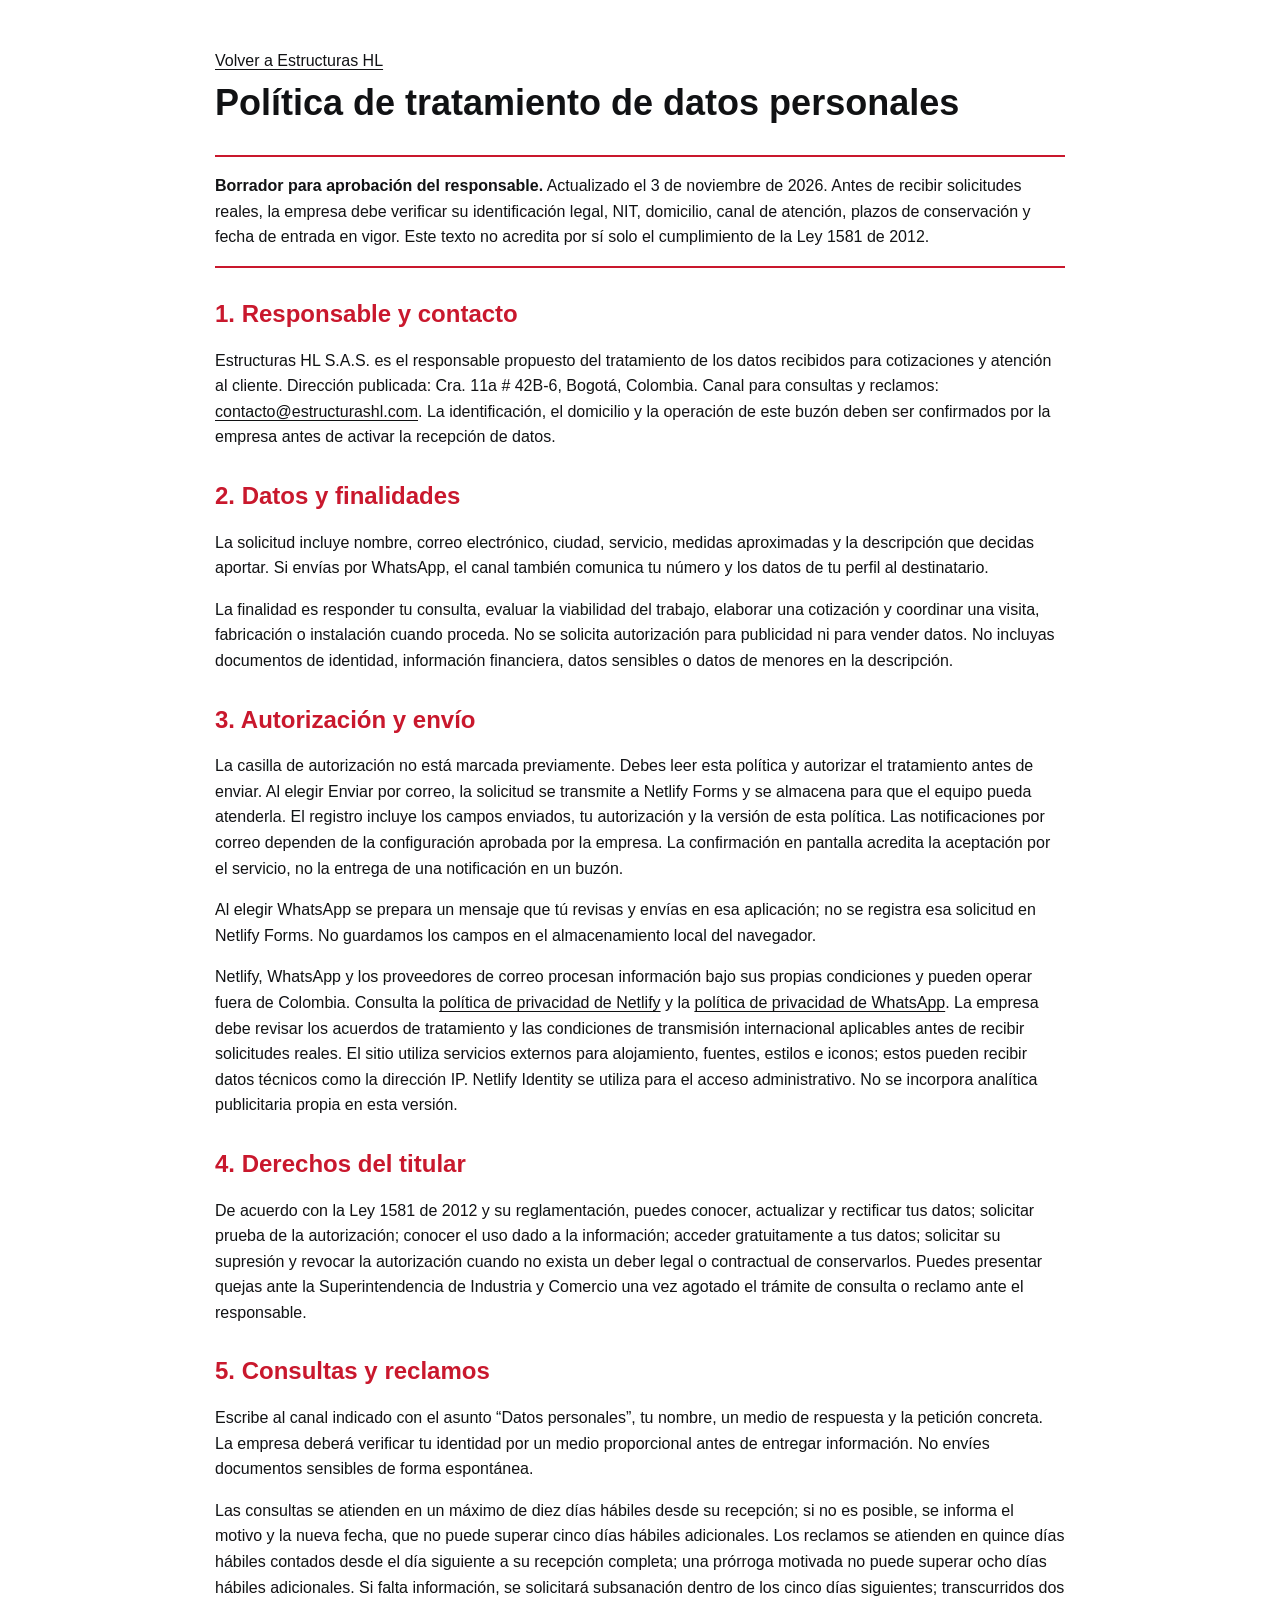
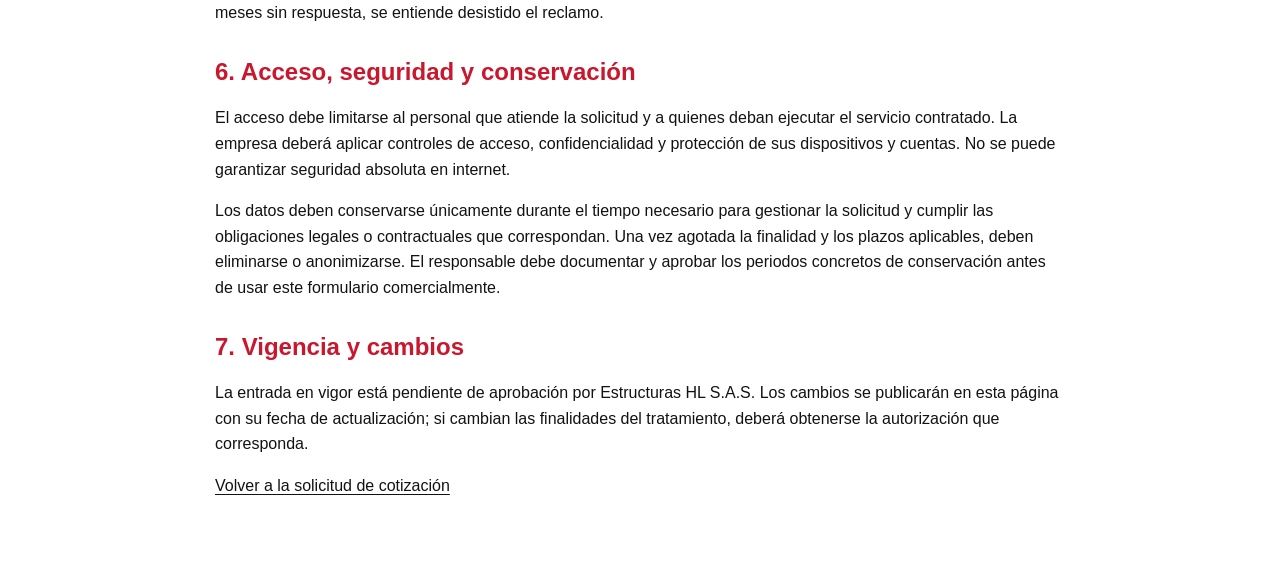
<file: privacidad.html>
<!DOCTYPE html>
<html lang="es">
<head>
  <meta charset="UTF-8">
  <meta name="viewport" content="width=device-width, initial-scale=1.0">
  <meta name="robots" content="noindex">
  <title>Política de tratamiento de datos | Estructuras HL</title>
  <meta name="description" content="Tratamiento de datos personales en solicitudes de cotización y canales de atención de Estructuras HL.">
  <link rel="icon" type="image/png" sizes="32x32" href="img/favicon.png">
  <link rel="stylesheet" href="styles.css">
</head>
<body class="legal-page">
  <main class="container">
    <a href="index.html">Volver a Estructuras HL</a>
    <h1>Política de tratamiento de datos personales</h1>
    <p class="draft-notice"><strong>Borrador para aprobación del responsable.</strong> Actualizado el 3 de noviembre de 2026. Antes de recibir solicitudes reales, la empresa debe verificar su identificación legal, NIT, domicilio, canal de atención, plazos de conservación y fecha de entrada en vigor. Este texto no acredita por sí solo el cumplimiento de la Ley 1581 de 2012.</p>

    <h2>1. Responsable y contacto</h2>
    <p>Estructuras HL S.A.S. es el responsable propuesto del tratamiento de los datos recibidos para cotizaciones y atención al cliente. Dirección publicada: Cra. 11a # 42B-6, Bogotá, Colombia. Canal para consultas y reclamos: <a href="mailto:contacto@estructurashl.com?subject=Datos%20personales">contacto@estructurashl.com</a>. La identificación, el domicilio y la operación de este buzón deben ser confirmados por la empresa antes de activar la recepción de datos.</p>

    <h2>2. Datos y finalidades</h2>
    <p>La solicitud incluye nombre, correo electrónico, ciudad, servicio, medidas aproximadas y la descripción que decidas aportar. Si envías por WhatsApp, el canal también comunica tu número y los datos de tu perfil al destinatario.</p>
    <p>La finalidad es responder tu consulta, evaluar la viabilidad del trabajo, elaborar una cotización y coordinar una visita, fabricación o instalación cuando proceda. No se solicita autorización para publicidad ni para vender datos. No incluyas documentos de identidad, información financiera, datos sensibles o datos de menores en la descripción.</p>

    <h2>3. Autorización y envío</h2>
    <p>La casilla de autorización no está marcada previamente. Debes leer esta política y autorizar el tratamiento antes de enviar. Al elegir Enviar por correo, la solicitud se transmite a Netlify Forms y se almacena para que el equipo pueda atenderla. El registro incluye los campos enviados, tu autorización y la versión de esta política. Las notificaciones por correo dependen de la configuración aprobada por la empresa. La confirmación en pantalla acredita la aceptación por el servicio, no la entrega de una notificación en un buzón.</p>
    <p>Al elegir WhatsApp se prepara un mensaje que tú revisas y envías en esa aplicación; no se registra esa solicitud en Netlify Forms. No guardamos los campos en el almacenamiento local del navegador.</p>
    <p>Netlify, WhatsApp y los proveedores de correo procesan información bajo sus propias condiciones y pueden operar fuera de Colombia. Consulta la <a href="https://www.netlify.com/privacy/" target="_blank" rel="noopener noreferrer">política de privacidad de Netlify</a> y la <a href="https://www.whatsapp.com/legal/privacy-policy" target="_blank" rel="noopener noreferrer">política de privacidad de WhatsApp</a>. La empresa debe revisar los acuerdos de tratamiento y las condiciones de transmisión internacional aplicables antes de recibir solicitudes reales. El sitio utiliza servicios externos para alojamiento, fuentes, estilos e iconos; estos pueden recibir datos técnicos como la dirección IP. Netlify Identity se utiliza para el acceso administrativo. No se incorpora analítica publicitaria propia en esta versión.</p>

    <h2>4. Derechos del titular</h2>
    <p>De acuerdo con la Ley 1581 de 2012 y su reglamentación, puedes conocer, actualizar y rectificar tus datos; solicitar prueba de la autorización; conocer el uso dado a la información; acceder gratuitamente a tus datos; solicitar su supresión y revocar la autorización cuando no exista un deber legal o contractual de conservarlos. Puedes presentar quejas ante la Superintendencia de Industria y Comercio una vez agotado el trámite de consulta o reclamo ante el responsable.</p>

    <h2>5. Consultas y reclamos</h2>
    <p>Escribe al canal indicado con el asunto “Datos personales”, tu nombre, un medio de respuesta y la petición concreta. La empresa deberá verificar tu identidad por un medio proporcional antes de entregar información. No envíes documentos sensibles de forma espontánea.</p>
    <p>Las consultas se atienden en un máximo de diez días hábiles desde su recepción; si no es posible, se informa el motivo y la nueva fecha, que no puede superar cinco días hábiles adicionales. Los reclamos se atienden en quince días hábiles contados desde el día siguiente a su recepción completa; una prórroga motivada no puede superar ocho días hábiles adicionales. Si falta información, se solicitará subsanación dentro de los cinco días siguientes; transcurridos dos meses sin respuesta, se entiende desistido el reclamo.</p>

    <h2>6. Acceso, seguridad y conservación</h2>
    <p>El acceso debe limitarse al personal que atiende la solicitud y a quienes deban ejecutar el servicio contratado. La empresa deberá aplicar controles de acceso, confidencialidad y protección de sus dispositivos y cuentas. No se puede garantizar seguridad absoluta en internet.</p>
    <p>Los datos deben conservarse únicamente durante el tiempo necesario para gestionar la solicitud y cumplir las obligaciones legales o contractuales que correspondan. Una vez agotada la finalidad y los plazos aplicables, deben eliminarse o anonimizarse. El responsable debe documentar y aprobar los periodos concretos de conservación antes de usar este formulario comercialmente.</p>

    <h2>7. Vigencia y cambios</h2>
    <p>La entrada en vigor está pendiente de aprobación por Estructuras HL S.A.S. Los cambios se publicarán en esta página con su fecha de actualización; si cambian las finalidades del tratamiento, deberá obtenerse la autorización que corresponda.</p>
    <p><a href="index.html#cotizacion">Volver a la solicitud de cotización</a></p>
  </main>
</body>
</html>
</file>
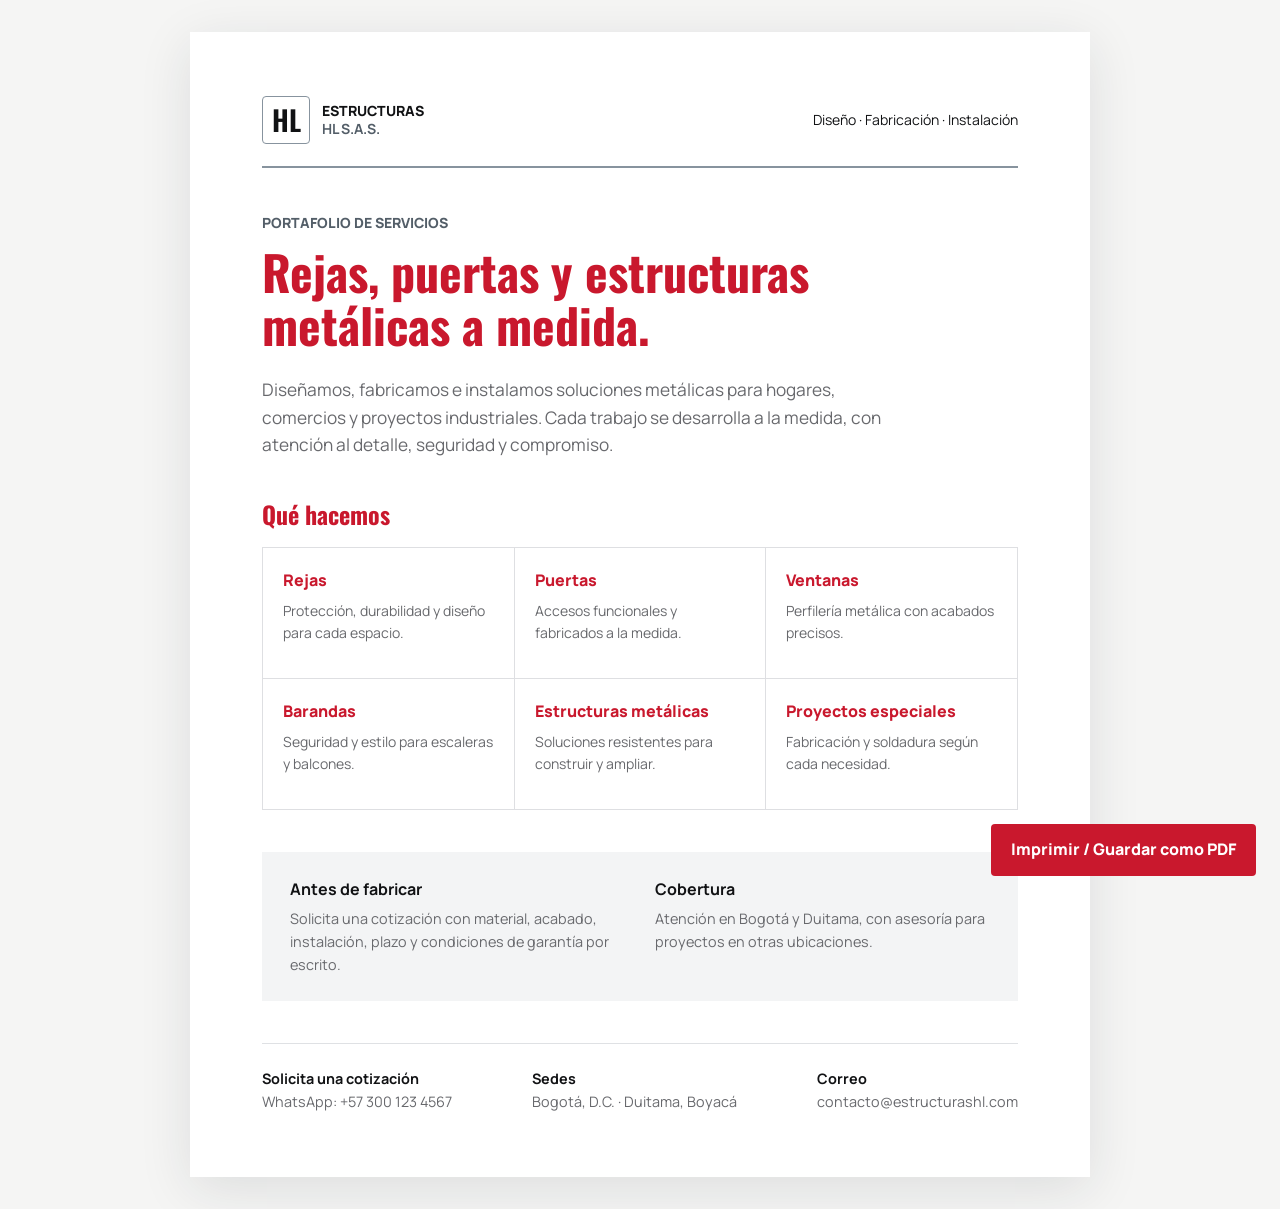
<file: docs/portafolio.html>
<!DOCTYPE html>
<html lang="es">
<head>
  <meta charset="UTF-8">
  <meta name="viewport" content="width=device-width, initial-scale=1.0">
  <meta name="description" content="Portafolio de servicios de Estructuras HL S.A.S.">
  <title>Portafolio | Estructuras HL S.A.S.</title>
  <link rel="icon" type="image/png" sizes="32x32" href="../img/favicon.png">
  <link rel="preconnect" href="https://fonts.googleapis.com">
  <link rel="preconnect" href="https://fonts.gstatic.com" crossorigin>
  <link href="https://fonts.googleapis.com/css2?family=Manrope:wght@400;500;600;700;800&family=Oswald:wght@500;600;700&display=swap" rel="stylesheet">
  <link rel="stylesheet" href="../styles.css">
  <style>
    :root { color-scheme: light; }
    body { color: var(--ink); background: var(--paper); }
    .page { width: min(100% - 32px, 900px); margin: 32px auto; padding: 64px 72px; background: #fff; box-shadow: 0 12px 50px #18202b1c; }
    .topline { display: flex; flex-wrap: wrap; justify-content: space-between; align-items: center; gap: 24px; padding-bottom: 22px; border-bottom: 2px solid #87939e; font-size: .875rem; }
    .topline .brand { color: var(--ink); }
    .topline .brand-name strong { color: #535e68; }
    .portfolio-kicker { margin: 44px 0 12px; color: #535e68; font-size: .875rem; font-weight: 800; text-transform: uppercase; }
    h1 { max-width: 650px; margin: 0; color: var(--red); font-family: "Oswald", sans-serif; font-size: 3rem; line-height: 1.1; }
    .intro { max-width: 650px; margin: 24px 0 42px; color: var(--muted); font-size: 1.08rem; }
    h2 { margin: 0 0 18px; font-size: 1.5rem; }
    .portfolio-services { display: grid; grid-template-columns: repeat(3, minmax(0, 1fr)); gap: 1px; border: 1px solid var(--line); background: var(--line); }
    .portfolio-services article { min-height: 130px; padding: 20px; background: #fff; }
    .portfolio-services h3 { margin: 0 0 7px; color: var(--red); font-size: 1rem; font-weight: 800; }
    .portfolio-services p { margin: 0; color: var(--muted); font-size: .875rem; }
    .promise { display: grid; grid-template-columns: 1fr 1fr; gap: 30px; margin-top: 42px; padding: 25px 28px; background: #f3f4f5; }
    .promise p { margin: 5px 0 0; color: var(--muted); font-size: .9rem; }
    .contact { display: flex; flex-wrap: wrap; justify-content: space-between; gap: 20px; margin-top: 42px; padding-top: 23px; border-top: 1px solid #dfe1e4; }
    .contact p { margin: 0; color: var(--muted); font-size: .9rem; }
    .contact strong { color: var(--ink); }
    .print { position: fixed; right: 24px; bottom: 24px; padding: 13px 20px; border: 0; border-radius: var(--radius-sm); color: white; background: var(--red); font-weight: 800; cursor: pointer; }
    @media (max-width: 620px) {
      .page { margin: 0 auto; padding: 35px 24px 100px; }
      h1 { font-size: 2.25rem; }
      .portfolio-services { grid-template-columns: 1fr; }
      .promise { grid-template-columns: 1fr; gap: 18px; }
      .portfolio-kicker { margin-top: 38px; }
    }
    @media print {
      @page { size: A4; margin: 15mm; }
      body { background: white; }
      .page { width: auto; margin: 0; padding: 0; box-shadow: none; }
      .print { display: none; }
      .portfolio-services, .promise, .contact { break-inside: avoid; }
    }
  </style>
</head>
<body>
  <main class="page">
    <div class="topline">
      <a class="brand" href="../index.html" title="Volver al inicio"><span class="brand-mark">HL</span><span class="brand-name">ESTRUCTURAS<strong>HL S.A.S.</strong></span></a>
      <div>Diseño · Fabricación · Instalación</div>
    </div>
    <p class="portfolio-kicker">Portafolio de servicios</p>
    <h1>Rejas, puertas y estructuras metálicas a medida.</h1>
    <p class="intro">Diseñamos, fabricamos e instalamos soluciones metálicas para hogares, comercios y proyectos industriales. Cada trabajo se desarrolla a la medida, con atención al detalle, seguridad y compromiso.</p>

    <h2>Qué hacemos</h2>
    <div class="portfolio-services">
      <article><h3>Rejas</h3><p>Protección, durabilidad y diseño para cada espacio.</p></article>
      <article><h3>Puertas</h3><p>Accesos funcionales y fabricados a la medida.</p></article>
      <article><h3>Ventanas</h3><p>Perfilería metálica con acabados precisos.</p></article>
      <article><h3>Barandas</h3><p>Seguridad y estilo para escaleras y balcones.</p></article>
      <article><h3>Estructuras metálicas</h3><p>Soluciones resistentes para construir y ampliar.</p></article>
      <article><h3>Proyectos especiales</h3><p>Fabricación y soldadura según cada necesidad.</p></article>
    </div>

    <div class="promise">
      <div><strong>Antes de fabricar</strong><p>Solicita una cotización con material, acabado, instalación, plazo y condiciones de garantía por escrito.</p></div>
      <div><strong>Cobertura</strong><p>Atención en Bogotá y Duitama, con asesoría para proyectos en otras ubicaciones.</p></div>
    </div>

    <div class="contact">
      <p><strong>Solicita una cotización</strong><br>WhatsApp: +57 300 123 4567</p>
      <p><strong>Sedes</strong><br>Bogotá, D.C. · Duitama, Boyacá</p>
      <p><strong>Correo</strong><br><a href="mailto:contacto@estructurashl.com">contacto@estructurashl.com</a></p>
    </div>
  </main>
  <button class="print" type="button" onclick="window.print()">Imprimir / Guardar como PDF</button>
</body>
</html>
</file>
<file: styles.css>
:root {
  --red: #c9182d;
  --red-light: #ff7180;
  --red-dark: #a10f20;
  --ink: #111214;
  --charcoal: #17191c;
  --muted: #68696d;
  --line: #dedfe2;
  --paper: #f5f5f4;
  --white: #fff;
  --steel: #bbc5ce;
  --radius-sm: 4px;
  --radius-md: 8px;
  --radius-round: 50%;
  --container: 1180px;
  --header-height: 80px;
}

* { box-sizing: border-box; }
[hidden] { display: none !important; }
html { scroll-behavior: smooth; scroll-padding-top: var(--header-height); }
body { margin: 0; color: var(--ink); background: var(--white); font-family: "Manrope", sans-serif; line-height: 1.6; }
img { display: block; max-width: 100%; height: auto; }
a { color: inherit; text-decoration: none; }
button, input, select, textarea { font: inherit; }
button { color: inherit; }
.container { width: min(calc(100% - 48px), var(--container)); margin-inline: auto; padding-inline: 0; }
.section { padding-block: 82px; }
h1, h2, h3, p { margin-top: 0; }
h2, h3, h4 { color: var(--red); }
.section-dark :is(h2, h3, h4) { color: var(--red-light); }
h2 { margin-bottom: 20px; font-family: "Oswald", sans-serif; font-size: 2.5rem; line-height: 1.15; letter-spacing: 0; }
h2 em { color: inherit; font-style: normal; }
.section-kicker, .eyebrow { display: flex; align-items: center; gap: 10px; margin-bottom: 13px; color: #535e68; font-size: .875rem; font-weight: 800; letter-spacing: 0; text-transform: uppercase; }
.section-kicker span, .eyebrow span { width: 37px; height: 3px; background: var(--steel); }
.button { display: inline-flex; min-height: 48px; align-items: center; justify-content: center; gap: 10px; padding: 10px 22px; border: 1px solid transparent; border-radius: var(--radius-sm); cursor: pointer; font-size: .875rem; font-weight: 800; transition: transform .2s ease, background-color .2s ease, border-color .2s ease; }
.button:hover { transform: translateY(-2px); }
.button svg { width: 17px; }
.button-primary { color: var(--white); background: var(--red); box-shadow: 0 10px 25px rgba(229, 31, 52, .24); }
.button-primary:hover { background: #c91428; }
.whatsapp-icon { width: 1rem; height: 1rem; flex: 0 0 auto; }
.button-portfolio { border: 1px solid rgba(255,255,255,.65); color: var(--white); background: rgba(15,16,18,.32); }
.button-portfolio:hover { border-color: var(--white); background: rgba(255,255,255,.12); }
.button-outline { border: 1px solid #999; background: transparent; }
.button-outline:hover { border-color: #535e68; color: var(--ink); background: #e8ebed; }
.button-ghost { min-height: 44px; padding: 8px 14px; border: 1px solid #87939e; color: var(--ink); background: transparent; font-size: .875rem; border-radius: var(--radius-sm); }
.button-ghost:hover { border-color: #535e68; background: #e8ebed; }
.heading-rule { display: inline-block; width: 38px; height: 4px; margin-right: 14px; vertical-align: middle; background: #87939e; }

.site-header { position: fixed; z-index: 50; top: 0; right: 0; left: 0; height: var(--header-height); color: var(--white); background: rgba(12, 13, 15, .92); transition: background .25s ease, box-shadow .25s ease; }
.site-header > .navbar { padding: 0; }
.site-header.scrolled { background: rgba(12, 13, 15, .98); box-shadow: 0 8px 30px rgba(0,0,0,.2); }
.header-inner { display: flex; height: 100%; align-items: center; gap: 24px; }
.brand { z-index: 2; display: inline-flex; flex: 0 0 auto; align-items: center; gap: 12px; color: #fff; }
.site-header .brand { align-self: flex-start; width: 116px; padding-top: 5px; }
.site-header .brand img { width: 100%; filter: drop-shadow(0 6px 8px rgba(0,0,0,.35)); }
.brand-mark { display: grid; width: 48px; height: 48px; place-items: center; border: 1px solid #87939e; border-radius: var(--radius-sm); font-family: "Oswald", sans-serif; font-size: 1.75rem; font-weight: 600; }
.brand-name { font-size: .875rem; line-height: 1.3; font-weight: 800; }
.brand-name strong { display: block; color: var(--steel); font-size: .875rem; }
.main-nav { flex-grow: 1; justify-content: center; margin-left: auto; }
.main-nav .navbar-nav { gap: 16px; }
.site-header .main-nav .nav-link { position: relative; padding: 27px 0 25px; color: #d3d3d4; font-size: .875rem; font-weight: 600; }
.main-nav a::after { position: absolute; right: 0; bottom: 18px; left: 0; height: 2px; content: ""; background: var(--steel); transform: scaleX(0); transition: transform .2s ease; }
.main-nav a:hover, .main-nav a.active { color: var(--white); }
.main-nav a.active::after, .main-nav a:hover::after { transform: scaleX(1); }
.button-whatsapp { min-height: 44px; padding-inline: 17px; color: var(--white); background: var(--red); border-radius: var(--radius-sm); }
.button-whatsapp svg { width: 18px; }
.menu-toggle { display: none; border: 0; background: transparent; cursor: pointer; }

.hero { position: relative; display: flex; min-height: 620px; flex-direction: column; justify-content: center; overflow: hidden; color: var(--white); background: #17191c url("img/soldadura-portada.webp") center 48%/cover no-repeat; }
.hero-shade { position: absolute; inset: 0; background: rgba(8,10,12,.62); }
.hero-content { position: relative; z-index: 1; padding-top: calc(var(--header-height) + 36px); }
.hero-eyebrow { color: var(--white); }
.hero-eyebrow .hero-eyebrow-copy { width: auto; height: auto; background: transparent; }
.hero h1 { max-width: 660px; margin: 0 0 18px; font-family: "Oswald", sans-serif; font-size: 3.5rem; font-weight: 600; line-height: 1.1; letter-spacing: 0; }
.hero-title-accent { color: var(--red-light); }
.hero-copy { max-width: 470px; margin-bottom: 29px; color: #c9cacb; font-size: .92rem; }
.hero-actions { display: flex; flex-wrap: wrap; gap: 12px; }
.hero-features { position: relative; z-index: 1; display: flex; flex-wrap: wrap; gap: 24px; margin-top: 26px; padding-block: 20px 30px; border-top: 1px solid rgba(255,255,255,.3); }
.hero-features span { display: inline-flex; align-items: center; gap: 9px; color: #e5e7e9; font-size: .875rem; font-weight: 600; }
.hero-features svg { width: 20px; height: 20px; flex-shrink: 0; color: var(--steel); }

.about-copy > p:not(.section-kicker) { max-width: 610px; color: #b9babd; font-size: .88rem; }
.about-copy .button-primary { margin-top: 30px; }
.values { display: grid; grid-template-columns: repeat(3, 1fr); gap: 22px; margin-top: 34px; }
.values article { text-align: center; }
.values svg { width: 34px; height: 34px; margin-bottom: 10px; color: var(--steel); stroke-width: 1.7; }
.values h3 { margin: 0 0 8px; font-size: 1rem; font-weight: 800; }
.values p { margin: 0; color: #b9babd; font-size: .875rem; }
.about-visual { position: relative; display: flex; }
.purpose-panel { display: grid; width: 100%; border-left: 1px solid #454c54; }
.purpose-panel article { display: flex; gap: 12px; padding: 26px 24px; }
.purpose-panel article + article { border-top: 1px solid #34363a; }
.purpose-panel svg { flex: 0 0 auto; width: 28px; height: 28px; color: var(--steel); stroke-width: 1.6; }
.purpose-panel h3 { margin-bottom: 6px; font-size: 1rem; }
.purpose-panel p { margin: 0; color: #b9babd; font-size: .875rem; }

.section-dark { position: relative; overflow: hidden; color: var(--white); background: var(--ink); }
.section-dark::before { position: absolute; inset: 0; content: ""; pointer-events: none; opacity: .28; background: repeating-linear-gradient(0deg, #ffffff0a 0 1px, transparent 1px 4px); }
.section-dark .container { position: relative; }
.services { background: var(--paper); }
.section-heading { display: flex; align-items: center; gap: 30px; margin-bottom: 34px; }
.section-heading h2 { position: relative; margin: 0; padding-right: 30px; border-right: 1px solid var(--line); white-space: nowrap; font-size: 2.25rem; }
.section-heading h2::before { display: inline-block; width: 38px; height: 4px; margin-right: 14px; content: ""; vertical-align: middle; background: #87939e; }
.section-heading > p { max-width: 560px; margin: 0; color: var(--muted); font-size: .9375rem; }
.service-card { height: 100%; overflow: hidden; border: 1px solid var(--line); border-radius: var(--radius-md); color: var(--ink); background: var(--white); transition: transform .25s ease, border-color .25s ease, box-shadow .25s ease; }
.service-card:hover { transform: translateY(-4px); border-color: #87939e; box-shadow: 0 14px 30px rgba(17,18,20,.1); }
.service-visual { display: grid; height: 144px; place-items: center; overflow: hidden; color: #d1d8df; background: repeating-linear-gradient(0deg, #ffffff06 0 1px, transparent 1px 4px), #202327; }
.service-visual > svg { width: 56px; height: 56px; stroke-width: 1.4; }
.service-visual > img { width: 100%; height: 100%; object-fit: cover; filter: brightness(.8) saturate(.75); }
.service-card .card-body { padding: 24px; }
.service-card h3 { margin-bottom: 12px; font-size: 1.25rem; font-weight: 800; line-height: 1.35; }
.service-card p { margin: 0; color: #53545a; font-size: .9375rem; }

.gallery { background: #fff; }
.gallery-copy > p:not(.section-kicker) { max-width: 760px; margin-bottom: 24px; color: var(--muted); font-size: .9375rem; }
.gallery-copy h2 { font-size: 2.25rem; }
.gallery-filters { display: flex; flex-wrap: wrap; gap: 8px; margin-bottom: 14px; }
.filter-chip { min-height: 44px; padding: 8px 16px; border: 1px solid #b1b8bf; border-radius: var(--radius-sm); background: transparent; color: #53545a; cursor: pointer; font-size: .875rem; font-weight: 700; transition: color .2s ease, background-color .2s ease, border-color .2s ease; }
.filter-chip:hover { border-color: #535e68; color: var(--ink); }
.filter-chip.is-active { border-color: #303840; color: var(--white); background: #303840; }
.gallery-item.is-hidden { display: none; }
.gallery-empty { margin: 16px 0 0; color: var(--muted); font-size: .875rem; }
.gallery-grid { display: grid; grid-template-columns: repeat(3, minmax(0, 1fr)); gap: 24px; margin: 0; }
.gallery-grid > .gallery-item { width: 100%; margin-top: 0; }
.gallery-item { position: relative; aspect-ratio: 3 / 2; overflow: hidden; padding: 0; border: 0; background: #202327; cursor: zoom-in; }
.gallery-item img { width: 100%; height: 100%; object-fit: cover; transition: transform .35s ease; }
.gallery-item::after { position: absolute; inset: 0; content: ""; pointer-events: none; background: rgba(10,12,14,.25); }
.gallery-item span { position: absolute; z-index: 1; display: grid; inset: 0; place-items: center; color: var(--white); background: rgba(10,10,12,.2); opacity: 0; transition: opacity .2s ease; }
.gallery-item strong { position: absolute; z-index: 2; right: 0; bottom: 0; left: 0; padding: 12px 16px; color: #fff; background: #111214dd; text-align: left; font-size: .875rem; }
.gallery-item span svg { width: 28px; }
.gallery-item:hover img { transform: scale(1.06); }
.gallery-item:hover span, .gallery-item:focus-visible span { opacity: 1; }
.image-credits { margin-top: 24px; color: #53545a; font-size: .875rem; }
.image-credits summary { width: fit-content; padding-block: 8px; cursor: pointer; font-weight: 700; }
.image-credits a { text-decoration: underline; text-underline-offset: 3px; }

.locations { position: relative; overflow: hidden; color: var(--ink); background: var(--paper); }
.location-content { width: 100%; }
.location-intro { max-width: 760px; color: #53545a; font-size: .9375rem; }
.location-list { display: grid; grid-template-columns: 1fr 1fr; gap: 18px; margin-top: 30px; }
.location-card { padding: 28px; border: 1px solid #c9cfd4; border-radius: var(--radius-md); background: #fff; }
.location-card h3 { display: flex; align-items: center; gap: 10px; margin-bottom: 14px; font-size: 1.25rem; font-weight: 800; }
.location-card h3 svg { width: 24px; height: 24px; flex: 0 0 auto; color: #535e68; }
.location-card p { margin: 0 0 20px; color: #53545a; font-size: .9375rem; }
.quote-layout { display: grid; grid-template-columns: minmax(0, 1.35fr) minmax(0, 1fr); align-items: start; gap: 72px; }
.quote-content { width: 100%; min-width: 0; }
.quote-content h2 { margin-bottom: 16px; font-size: 2.25rem; }
.quote-content > p:not(.form-status):not(.form-note) { margin-bottom: 24px; color: #c0c6cd; font-size: .9375rem; }
.quote-perks { display: flex; flex-direction: column; gap: 24px; padding-top: 10px; }
.quote-perks .section-kicker { margin: 0; }
.quote-perks h3 { margin: 0; font-family: "Oswald", sans-serif; font-size: 2rem; line-height: 1.2; }
.quote-perks > p, .quote-perks article p { margin: 0; color: #c0c6cd; font-size: .9375rem; }
.quote-perks article { display: flex; align-items: flex-start; gap: 16px; padding-top: 24px; border-top: 1px solid #454c54; }
.quote-perks article h4 { margin: 0 0 8px; font-size: 1rem; font-weight: 800; }
.quote-perks svg { width: 28px; height: 28px; flex: 0 0 auto; color: var(--steel); }
.quote-perks > a { display: flex; align-items: center; gap: 12px; color: #fff; font-size: .875rem; overflow-wrap: anywhere; }
#quote-form { display: grid; gap: 10px; }
#quote-form label > span { display: block; color: #e5e5e7; font-size: .875rem; }
.input-wrap { position: relative; }
.input-wrap > svg { position: absolute; z-index: 1; top: 13px; left: 14px; width: 17px; color: #9a9ba0; }
.input-wrap input, .input-wrap select, .input-wrap textarea { width: 100%; min-height: 48px; padding: 12px 14px 12px 44px; border: 1px solid #69737d; border-radius: var(--radius-sm); outline: none; color: #ececed; background: #1b1d21; font-size: 1rem; }
.input-wrap textarea { display: block; min-height: 74px; resize: vertical; }
.input-wrap input:focus, .input-wrap select:focus, .input-wrap textarea:focus { border-color: var(--steel); }
.form-submit { width: 100%; margin-top: 3px; padding: 10px 12px; }
.form-note { margin: 16px 0 0; color: #c2c4c9; font-size: .875rem; overflow-wrap: anywhere; }
.form-note svg { width: 13px; height: 13px; flex: 0 0 auto; }
.form-status { display: flex; min-height: 64px; align-items: center; gap: 12px; margin: 8px 0 0; color: #d8d9db; font-size: .9375rem; font-weight: 700; }
.form-status-symbol { display: grid; width: 44px; height: 44px; flex: 0 0 44px; place-items: center; border: 1px solid currentColor; border-radius: var(--radius-round); }
.form-status:not([data-state]) .form-status-symbol { visibility: hidden; }
.form-status .status-icon { display: none; width: 24px; height: 24px; }
.form-status[data-state="sending"] .status-loading { display: block; animation: status-spin .9s linear infinite; }
.form-status[data-state="success"] { color: #68e0a1; }
.form-status[data-state="success"] .status-success { display: block; animation: status-pop .35s ease-out both; }
.form-status[data-state="error"] { color: #ff9a9a; }
.form-status[data-state="error"] .status-error { display: block; animation: status-shake .35s ease-out both; }
.form-status[data-state="whatsapp"] .status-whatsapp { display: block; animation: status-pop .35s ease-out both; }
@keyframes status-spin { to { transform: rotate(360deg); } }
@keyframes status-pop { from { opacity: 0; transform: scale(.5); } to { opacity: 1; transform: scale(1); } }
@keyframes status-shake { 0%, 100% { transform: translateX(0); } 25% { transform: translateX(-4px); } 75% { transform: translateX(4px); } }

.contact-strip { padding-block: 46px; background: var(--paper); }
.suggestion, .contact-info { display: flex; gap: 18px; }
.suggestion { padding-right: 35px; border-right: 1px solid #ccc; }
.suggestion > svg { flex: 0 0 auto; width: 37px; color: #535e68; }
.contact-strip h2 { margin-bottom: 2px; font-family: "Manrope", sans-serif; font-size: .95rem; }
.contact-strip p { margin-bottom: 13px; color: var(--muted); font-size: .875rem; }
.suggestion a { display: inline-flex; align-items: center; gap: 8px; padding-bottom: 3px; border-bottom: 1px solid #aaa; font-size: .875rem; font-weight: 800; }
.suggestion a svg { width: 15px; }
.contact-info { display: block; }
.email-list { display: grid; grid-template-columns: 1fr; gap: 20px; }
.email-list a { display: flex; gap: 9px; align-items: center; min-width: 0; font-size: .875rem; }
.email-list svg { flex: 0 0 auto; width: 19px; color: #535e68; }
.email-list span { overflow-wrap: anywhere; }
.email-list strong { display: block; font-size: .875rem; }

.site-footer { padding-block: 28px 18px; color: #a9aaad; background: #111214; }
.footer-main { display: grid; grid-template-columns: 176px 1fr auto auto; gap: 28px; align-items: center; }
.footer-main > img { width: 176px; }
.footer-main nav { display: flex; flex-wrap: wrap; justify-content: center; gap: 14px; font-size: .875rem; }
.footer-main nav a:hover { color: var(--white); }
.socials { display: flex; gap: 15px; padding-inline: 25px; border-right: 1px solid #34363a; border-left: 1px solid #34363a; }
.socials a { color: var(--white); }
.socials svg { width: 18px; }
.footer-phone { display: flex; gap: 10px; align-items: center; font-size: .875rem; }
.footer-phone svg { width: 27px; color: var(--white); }
.footer-phone strong { display: block; color: var(--white); }
.copyright { margin-top: 20px; text-align: center; font-size: .875rem; }
.floating-contact { position: fixed; z-index: 40; right: 22px; bottom: 22px; display: flex; align-items: center; gap: 10px; }
.floating-badge { max-width: 220px; padding: 9px 14px; border-radius: var(--radius-sm); color: var(--ink); background: var(--white); box-shadow: 0 8px 20px rgba(0,0,0,.18); font-size: .875rem; font-weight: 700; opacity: 0; transform: translateX(12px); transition: opacity .35s ease, transform .35s ease; pointer-events: none; }
.floating-badge.is-visible { opacity: 1; transform: none; }
.floating-whatsapp { display: grid; width: 55px; height: 55px; flex: 0 0 auto; place-items: center; border: 2px solid var(--white); border-radius: var(--radius-round); color: var(--white); background: #087c3b; box-shadow: 0 8px 24px rgba(0,0,0,.25); transition: transform .2s ease; }
.floating-whatsapp:hover { transform: scale(1.08); }
.floating-whatsapp .whatsapp-icon { width: 28px; height: 28px; }

.lightbox { max-width: min(92vw, 1100px); padding: 0; border: 0; border-radius: var(--radius-sm); background: transparent; overflow: visible; }
.lightbox::backdrop { background: rgba(0,0,0,.9); }
.lightbox img { max-height: 86vh; margin: auto; object-fit: contain; }
.lightbox-close { position: fixed; top: 20px; right: 22px; display: grid; width: 44px; height: 44px; place-items: center; border: 1px solid rgba(255,255,255,.4); border-radius: var(--radius-round); color: var(--white); background: rgba(0,0,0,.65); cursor: pointer; }
.lightbox-nav { position: fixed; top: 50%; display: grid; width: 48px; height: 48px; place-items: center; border: 1px solid rgba(255,255,255,.4); border-radius: var(--radius-round); color: var(--white); background: rgba(0,0,0,.65); cursor: pointer; transform: translateY(-50%); transition: background-color .2s ease, border-color .2s ease; }
.lightbox-nav:hover { border-color: var(--steel); background: #303840; }
.lightbox-nav svg { width: 24px; height: 24px; }
.lightbox-prev { left: 18px; }
.lightbox-next { right: 18px; }
.lightbox-counter { position: fixed; right: 0; bottom: 18px; left: 0; margin: 0; text-align: center; color: rgba(255,255,255,.85); font-size: .875rem; font-weight: 700; }

.reveal { opacity: 1; transform: none; transition: opacity .7s ease, transform .7s ease; }
.reveal.is-visible { opacity: 1; transform: none; }

:focus-visible { outline: 3px solid #087cbd; outline-offset: 4px; }
.section-dark :focus-visible, .site-header :focus-visible, .site-footer :focus-visible { outline-color: #ffda69; }
.button-primary:hover, .button-primary:focus-visible { color: #fff; background: #a10f20; }
.button-portfolio:hover, .button-portfolio:focus-visible { color: #fff; }
.skip-link { position: fixed; z-index: 100; top: 10px; left: 10px; padding: 12px; color: #111; background: #fff; transform: translateY(-160%); }
.skip-link:focus { transform: none; }
.image-disclaimer { max-width: 520px; margin: 16px 0 0; color: #e5e7e9; font-size: .875rem; }
.section-dark .section-kicker, .section-dark .eyebrow { color: #fff; }
.service-card .card-body { display: flex; flex-direction: column; }
.service-quote { display: inline-flex; align-items: center; gap: 8px; align-self: flex-start; min-height: 44px; margin-top: auto; padding-top: 20px; color: #a10f20; font-size: .9375rem; font-weight: 800; }
.service-quote svg { width: 16px; height: 16px; }
.process { background: #fff; }
.process-steps { display: grid; grid-template-columns: repeat(5, minmax(0, 1fr)); gap: 24px; padding: 0; margin-block: 36px 0; list-style: none; counter-reset: step; }
.process-steps li { position: relative; counter-increment: step; }
.process-steps li::before { position: relative; z-index: 1; display: grid; width: 64px; height: 64px; place-items: center; margin-bottom: 24px; border: 1px solid #87939e; border-radius: var(--radius-round); content: "0" counter(step); color: #303840; background: #fff; font-family: "Oswald", sans-serif; font-size: 2rem; }
.process-steps li:not(:last-child)::after { position: absolute; top: 32px; right: -24px; left: 64px; height: 1px; content: ""; background: #aab4bd; }
.process-steps h3 { font-size: 1.05rem; line-height: 1.4; font-weight: 800; }
.process-steps p { color: #53545a; font-size: .9375rem; }
.reviews { background: #1c2024; }
.reviews-disclaimer { max-width: 760px; margin-bottom: 28px; color: #c4cbd2; font-size: .9rem; }
.reviews-grid { display: grid; grid-template-columns: repeat(3, minmax(0, 1fr)); gap: 20px; }
.review-card { display: flex; flex-direction: column; min-width: 0; padding: 24px; border: 1px solid #4a535c; border-radius: var(--radius-md); background: #24292e; }
.review-client { display: flex; align-items: center; gap: 12px; }
.review-client > svg { flex: 0 0 auto; width: 40px; height: 40px; padding: 8px; border-radius: var(--radius-round); color: var(--steel); background: #343b42; }
.review-client h3 { margin-bottom: 3px; font-size: 1rem; }
.review-client p { margin: 0; color: #c4cbd2; font-size: .875rem; }
.review-card blockquote { margin: 24px 0; font-size: .9375rem; line-height: 1.8; }
.review-card blockquote p { margin: 0; }
.review-service { display: flex; align-items: flex-start; gap: 8px; margin: auto 0 0; padding-top: 16px; border-top: 1px solid #4a535c; color: #c4cbd2; font-size: .875rem; }
.review-service svg { flex: 0 0 auto; width: 17px; height: 17px; margin-top: 2px; color: var(--steel); }
@media (max-width: 991.98px) { .reviews-grid { grid-template-columns: 1fr; } }
#quote-form .consent { display: block; color: #e5e5e7; font-size: .875rem; }
.consent input { width: 18px; height: 18px; margin-right: 6px; vertical-align: middle; accent-color: var(--red); }
.consent a, .form-note a, .legal-page a:not(.button) { text-decoration: underline; text-underline-offset: 3px; }
.input-wrap input::placeholder, .input-wrap textarea::placeholder { color: #b7bac2; opacity: 1; }
.input-wrap .form-control:focus, .input-wrap .form-select:focus { color: #fff; background: #1b1d21; border-color: #ffda69; box-shadow: 0 0 0 2px #ffda69; }
.legal-page { padding-block: 48px; }
.legal-page .container { max-width: 850px; }
.legal-page h1 { font-family: "Oswald", sans-serif; font-size: 2.25rem; }
.legal-page h2 { margin-top: 32px; font-size: 1.5rem; }
.legal-page .draft-notice { padding: 16px 0; border-block: 2px solid var(--red); }
@media (max-width: 991.98px) {
  .gallery-grid { grid-template-columns: repeat(2, minmax(0, 1fr)); }
  .quote-layout { grid-template-columns: 1fr; gap: 40px; }
  .process-steps { grid-template-columns: 1fr; gap: 28px; }
  .process-steps li { min-height: 84px; padding-left: 88px; }
  .process-steps li::before { position: absolute; top: 0; left: 0; margin: 0; }
  .process-steps li:not(:last-child)::after { top: 64px; bottom: -28px; left: 32px; width: 1px; height: auto; }
}

@media (max-width: 1050px) {
  :root { --header-height: 76px; }
  .header-cta { display: none; }
  .footer-main { grid-template-columns: 176px 1fr auto; }
  .footer-phone { display: none; }
}

@media (max-width: 991.98px) {
  .header-inner { position: relative; }
  .menu-toggle { display: block; margin-left: auto; padding: 8px 10px; }
  .main-nav { position: absolute; z-index: 5; top: 100%; right: 0; left: 0; width: 100%; margin: 0; padding: 12px 22px 18px; border-top: 1px solid #34363a; background: rgba(12,13,15,.98); box-shadow: 0 14px 24px rgba(0,0,0,.25); }
  .main-nav .navbar-nav { gap: 0; }
  .site-header .main-nav .nav-link { padding: 11px 0; }
  .main-nav a::after { right: auto; bottom: 5px; width: 32px; }
}

@media (max-width: 780px) {
  .container { width: min(calc(100% - 32px), var(--container)); }
  .section { padding-block: 62px; }
  .site-header { height: var(--header-height); }
  .site-header .brand { width: 90px; }
  .hero { min-height: 0; background-position: 60% center; }
  .hero h1 { font-size: 2.25rem; }
  .hero-copy { max-width: 440px; }
  .hero-actions { align-items: flex-start; }
  .hero-features { display: grid; grid-template-columns: repeat(2, minmax(0, 1fr)); gap: 16px; margin-top: 24px; }
  .section-heading { display: block; }
  .section-heading h2 { padding-right: 0; border-right: 0; white-space: normal; }
  .section-heading > p { margin-top: 18px; }
  .gallery-layout { gap: 30px; }
  .about-visual { flex-direction: column; }
  .purpose-panel { border-left: 0; border-top: 1px solid #454c54; }
  .location-content, .quote-content { width: 100%; margin-inline: auto; }
  .suggestion { padding: 0 0 30px; border-right: 0; border-bottom: 1px solid #ccc; }
  .footer-main { grid-template-columns: auto 1fr; }
  .footer-main nav { display: flex; grid-column: 1 / -1; grid-row: 2; justify-content: flex-start; }
  .socials { justify-self: end; border: 0; }
  .copyright { margin-top: 20px; }
}

@media (max-width: 520px) {
  .gallery-grid { grid-template-columns: 1fr; }
  .hero { padding-bottom: 28px; }
  .hero-features { display: none; }
  .hero-content { padding-top: calc(var(--header-height) + 24px); }
  .purpose-panel article { padding: 22px 20px; }
  .values { grid-template-columns: 1fr; gap: 18px; }
  .location-list { grid-template-columns: 1fr; }
  .email-list { grid-template-columns: 1fr; }
  .quote-content h2 { font-size: 2rem; }
  .lightbox-nav { width: 40px; height: 40px; }
  .lightbox-prev { left: 8px; }
  .lightbox-next { right: 8px; }
  .floating-contact { right: 14px; bottom: 14px; }
  .floating-badge { display: none; }
  .floating-whatsapp { width: 50px; height: 50px; }
}

@media (prefers-reduced-motion: reduce) {
  html { scroll-behavior: auto; }
  *, *::before, *::after { scroll-behavior: auto !important; animation-duration: .01ms !important; animation-iteration-count: 1 !important; transition-duration: .01ms !important; }
  .reveal { opacity: 1; transform: none; }
}
</file>
